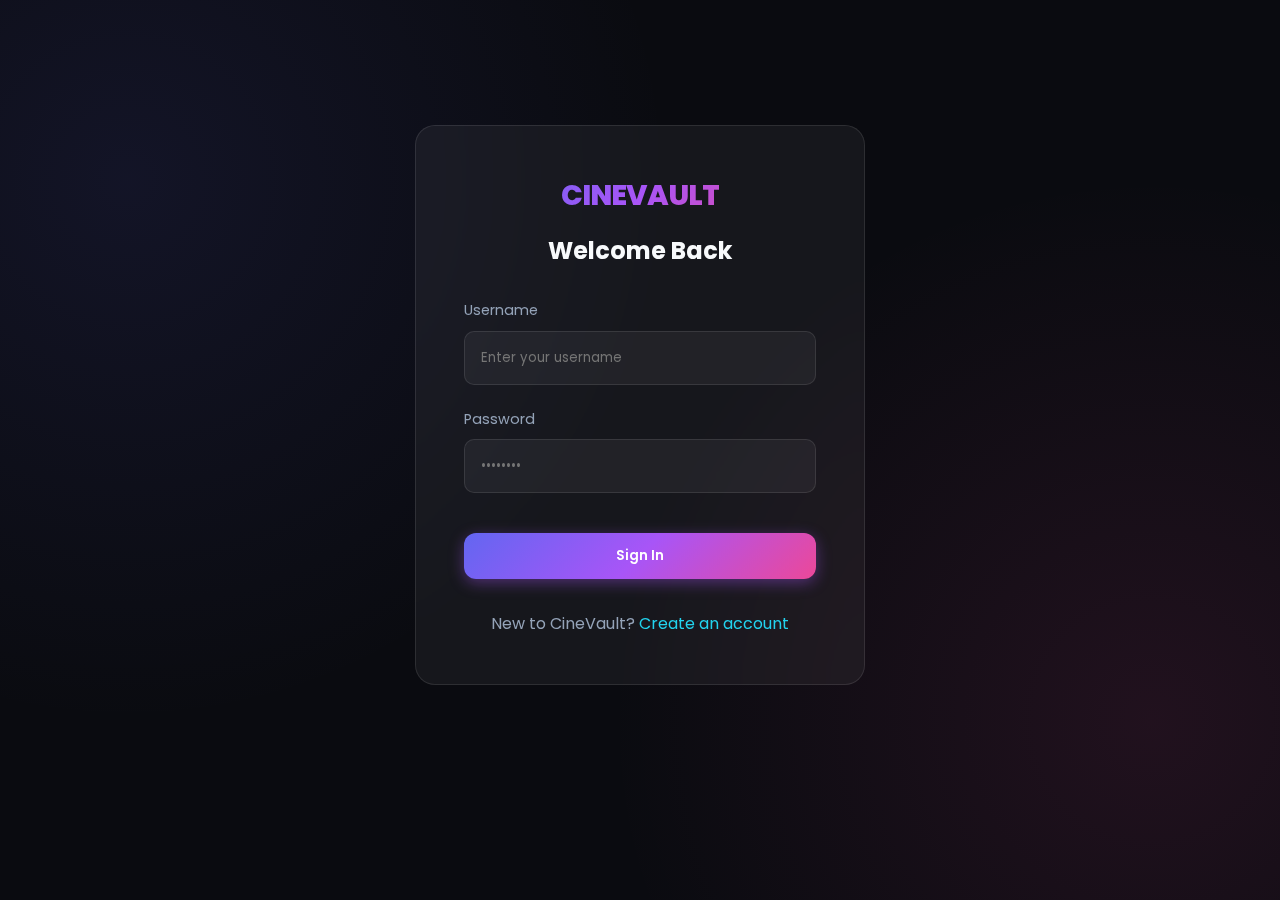
<file: src/main/resources/static/frontend/admin.html>
<!DOCTYPE html>
<html lang="en">
<head>
  <meta charset="UTF-8"><title>Admin | CineVault</title>
  <link rel="stylesheet" href="css/style.css">
</head>
<body>
<script>
  // Security Guard: Check if user is Admin
  const role = localStorage.getItem("role");
  if (role !== "ADMIN") {
    alert("Access Denied! Admins only.");
    window.location.href = "login.html";
  }
</script>
<nav>
  <div class="logo">CINEVAULT <span style="font-size: 0.7rem; color: var(--neon-pink);">ADMIN</span></div>
  <ul class="nav-links">
    <li><a href="index.html">View Store</a></li>
    <li><a href="#" onclick="logout()" class="btn btn-primary">Logout</a></li>
  </ul>
</nav>

<div class="container" style="padding: 3rem 8%;">
  <div style="display: flex; justify-content: space-between; align-items: center; margin-bottom: 2rem;">
    <h1>Inventory Management</h1>
  </div>

  <div class="glass-card" style="padding: 2rem; margin-bottom: 3rem;">
    <h3 style="margin-bottom: 1.5rem;">Add New Blockbuster</h3>
    <form id="addMovieForm" style="display: grid; grid-template-columns: 1fr 1fr 1fr; gap: 1rem; align-items: end;">
      <div class="input-group">
        <label>Movie Title</label>
        <input type="text" id="m-title" placeholder="e.g. Interstellar" required>
      </div>
      <div class="input-group">
        <label>Genre</label>
        <input type="text" id="m-genre" placeholder="e.g. Sci-Fi" required>
      </div>
      <div class="input-group">
        <label>Price Per Day ($)</label>
        <input type="number" step="0.1" id="m-price" placeholder="2.99" required>
      </div>
      <button type="submit" class="btn btn-primary" style="grid-column: span 3;">Add to Catalog</button>
    </form>
  </div>
</div>

<script>
  document.getElementById('addMovieForm').addEventListener('submit', async (e) => {
    e.preventDefault();
    const movieData = {
      title: document.getElementById('m-title').value,
      genre: document.getElementById('m-genre').value,
      pricePerDay: parseFloat(document.getElementById('m-price').value),
      available: true
    };

    const response = await fetch("http://localhost:8080/api/movies", {
      method: 'POST',
      headers: { 'Content-Type': 'application/json' },
      body: JSON.stringify(movieData)
    });

    if(response.ok) {
      alert("Movie added to vault!");
      location.reload();
    }
  });
</script>
</body>
</html>
</file>
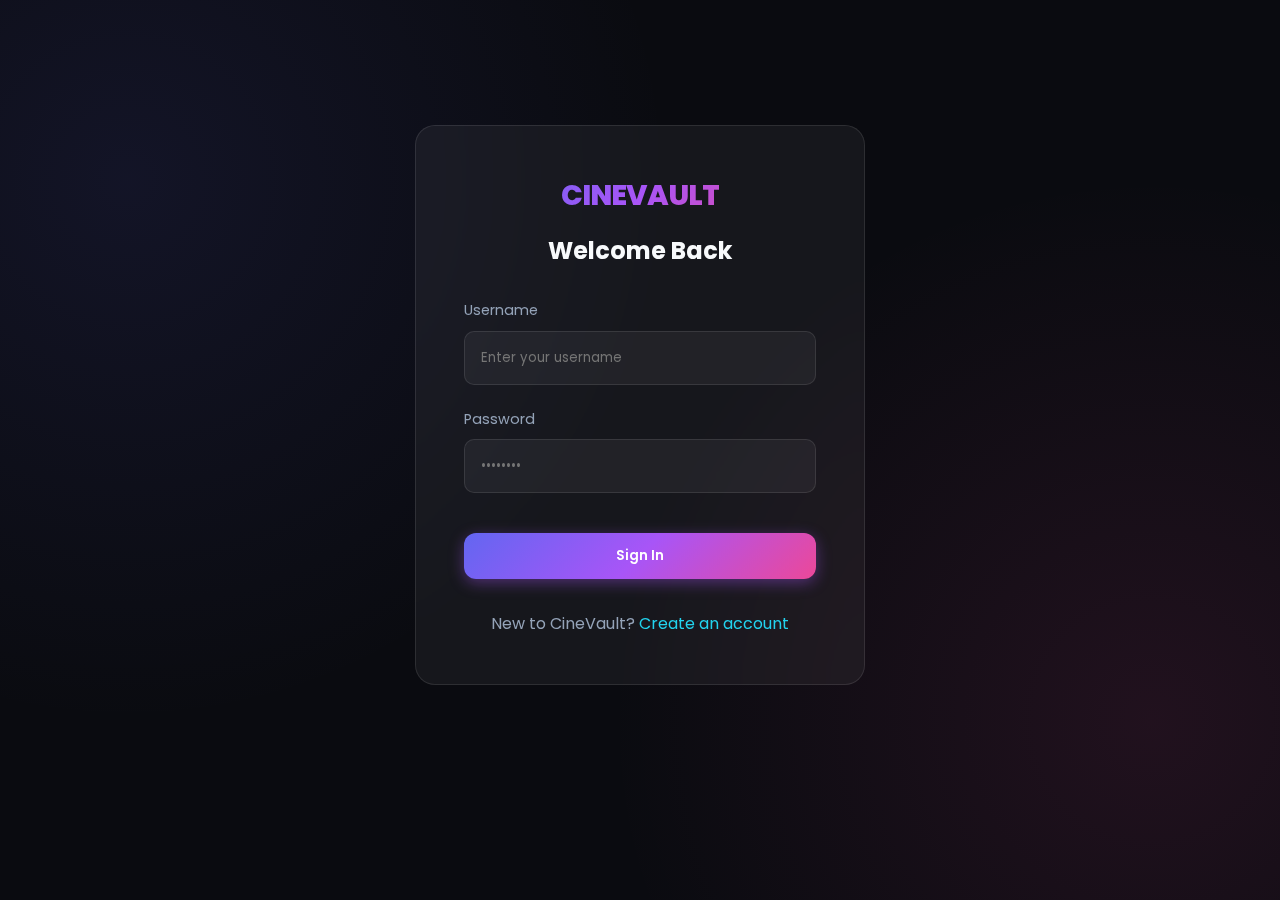
<file: src/main/resources/static/frontend/login.html>
<!DOCTYPE html>
<html lang="en">
<head>
    <meta charset="UTF-8">
    <meta name="viewport" content="width=device-width, initial-scale=1.0">
    <title>Login | CineVault</title>
    <link rel="stylesheet" href="css/style.css">
</head>
<body>

<div class="auth-container">
    <div class="auth-form glass-card">
        <h1 class="logo" style="margin-bottom: 1rem;">CINEVAULT</h1>
        <h2 style="margin-bottom: 2rem;">Welcome Back</h2>

        <form id="loginForm">
            <div class="input-group">
                <label>Username</label>
                <input type="text" id="username" placeholder="Enter your username" required>
            </div>
            <div class="input-group">
                <label>Password</label>
                <input type="password" id="password" placeholder="••••••••" required>
            </div>

            <button type="submit" class="btn btn-primary" style="width: 100%; margin-top: 1rem;">Sign In</button>
        </form>

        <p style="margin-top: 2rem; color: var(--text-dim);">
            New to CineVault? <a href="register.html" style="color: var(--neon-cyan); text-decoration: none;">Create an account</a>
        </p>
    </div>
</div>

<div id="toast" class="glass-card"></div>

<script src="js/auth.js"></script>
</body>
</html>
</file>
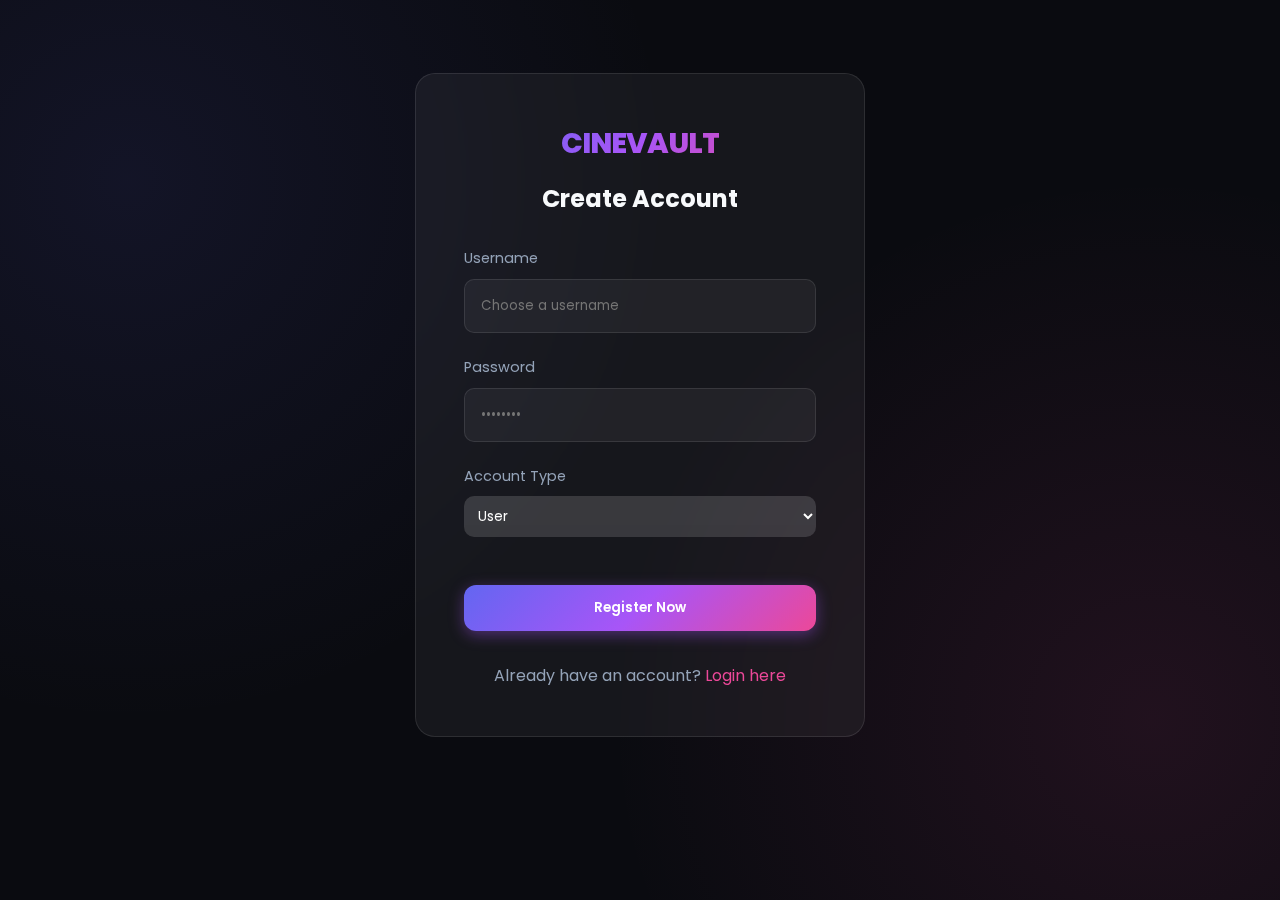
<file: src/main/resources/static/frontend/register.html>
<!DOCTYPE html>
<html lang="en">
<head>
  <meta charset="UTF-8">
  <meta name="viewport" content="width=device-width, initial-scale=1.0">
  <title>Join CineVault</title>
  <link rel="stylesheet" href="css/style.css">
</head>
<body>
<div class="auth-container">
  <div class="auth-form glass-card">
    <h1 class="logo">CINEVAULT</h1>
    <h2 style="margin: 1rem 0 2rem 0;">Create Account</h2>

    <form id="registerForm">
      <div class="input-group">
        <label>Username</label>
        <input type="text" id="reg-username" placeholder="Choose a username" required>
      </div>
      <div class="input-group">
        <label>Password</label>
        <input type="password" id="reg-password" placeholder="••••••••" required>
      </div>
      <div class="input-group">
        <label>Account Type</label>
        <select id="reg-role" class="glass-card" style="width:100%; padding:10px; color:white; background:rgba(255,255,255,0.1); border:none; border-radius:10px;">
          <option value="USER">User</option>
          <option value="ADMIN">Admin</option>
        </select>
      </div>

      <button type="submit" class="btn btn-primary" style="width: 100%; margin-top: 1.5rem;">Register Now</button>
    </form>
    <p style="margin-top: 2rem; color: var(--text-dim);">
      Already have an account? <a href="login.html" style="color: var(--neon-pink); text-decoration: none;">Login here</a>
    </p>
  </div>
</div>
<div id="toast" class="glass-card"></div>
<script src="js/auth.js"></script>
</body>
</html>
</file>
<file: src/main/resources/static/frontend/css/style.css>
/* ================================================================
   MASTER STYLE: GLASSMORPHISM PREMIUM DARK THEME
   ================================================================
*/

@import url('https://fonts.googleapis.com/css2?family=Poppins:wght@300;400;500;600;700&display=swap');

:root {
    --bg-dark: #0a0b10;
    --bg-accent: #161b2c;
    --neon-purple: #a855f7;
    --neon-cyan: #22d3ee;
    --neon-pink: #ec4899;
    --glass: rgba(255, 255, 255, 0.05);
    --glass-border: rgba(255, 255, 255, 0.1);
    --text-main: #f8fafc;
    --text-dim: #94a3b8;
    --grad-primary: linear-gradient(135deg, #6366f1 0%, #a855f7 50%, #ec4899 100%);
}

* {
    margin: 0;
    padding: 0;
    box-sizing: border-box;
    font-family: 'Poppins', sans-serif;
}

body {
    background-color: var(--bg-dark);
    color: var(--text-main);
    min-height: 100vh;
    overflow-x: hidden;
    /* Subtle background glow */
    background-image:
            radial-gradient(circle at 10% 20%, rgba(99, 102, 241, 0.1) 0%, transparent 40%),
            radial-gradient(circle at 90% 80%, rgba(236, 72, 153, 0.1) 0%, transparent 40%);
}

/* Glassmorphism Effect */
.glass-card {
    background: var(--glass);
    backdrop-filter: blur(15px);
    -webkit-backdrop-filter: blur(15px);
    border: 1px solid var(--glass-border);
    border-radius: 20px;
}

/* Navbar */
nav {
    display: flex;
    justify-content: space-between;
    align-items: center;
    padding: 1.5rem 8%;
    position: sticky;
    top: 0;
    z-index: 1000;
    background: rgba(10, 11, 16, 0.8);
    backdrop-filter: blur(10px);
    border-bottom: 1px solid var(--glass-border);
}

.logo {
    font-size: 1.8rem;
    font-weight: 800;
    letter-spacing: -1px;
    background: var(--grad-primary);
    -webkit-background-clip: text;
    -webkit-text-fill-color: transparent;
}

.nav-links {
    display: flex;
    gap: 2.5rem;
    list-style: none;
}

.nav-links a {
    text-decoration: none;
    color: var(--text-dim);
    font-weight: 500;
    transition: 0.3s ease;
}

.nav-links a:hover {
    color: var(--text-main);
    text-shadow: 0 0 10px rgba(255, 255, 255, 0.5);
}

/* Buttons */
.btn {
    padding: 0.8rem 1.8rem;
    border-radius: 12px;
    font-weight: 600;
    cursor: pointer;
    transition: all 0.4s cubic-bezier(0.175, 0.885, 0.32, 1.275);
    border: none;
    text-decoration: none;
    display: inline-block;
}

.btn-primary {
    background: var(--grad-primary);
    color: white;
    box-shadow: 0 4px 15px rgba(168, 85, 247, 0.4);
}

.btn-primary:hover {
    transform: translateY(-3px);
    box-shadow: 0 8px 25px rgba(168, 85, 247, 0.6);
}

/* Auth Pages (Login/Register) */
.auth-container {
    height: 90vh;
    display: flex;
    justify-content: center;
    align-items: center;
}

.auth-form {
    width: 450px;
    padding: 3rem;
    text-align: center;
}

.input-group {
    margin-bottom: 1.5rem;
    text-align: left;
}

.input-group label {
    display: block;
    margin-bottom: 0.6rem;
    color: var(--text-dim);
    font-size: 0.9rem;
}

.input-group input {
    width: 100%;
    background: rgba(255, 255, 255, 0.05);
    border: 1px solid var(--glass-border);
    padding: 1rem;
    border-radius: 10px;
    color: white;
    transition: 0.3s;
}

.input-group input:focus {
    outline: none;
    border-color: var(--neon-purple);
    background: rgba(255, 255, 255, 0.1);
}

/* Toast Notification (Small Popup) */
#toast {
    position: fixed;
    bottom: 20px;
    right: 20px;
    padding: 1rem 2rem;
    border-radius: 10px;
    color: white;
    z-index: 9999;
    display: none;
    animation: slideIn 0.5s forwards;
}

@keyframes slideIn {
    from { transform: translateX(100%); }
    to { transform: translateX(0); }
}
</file>
